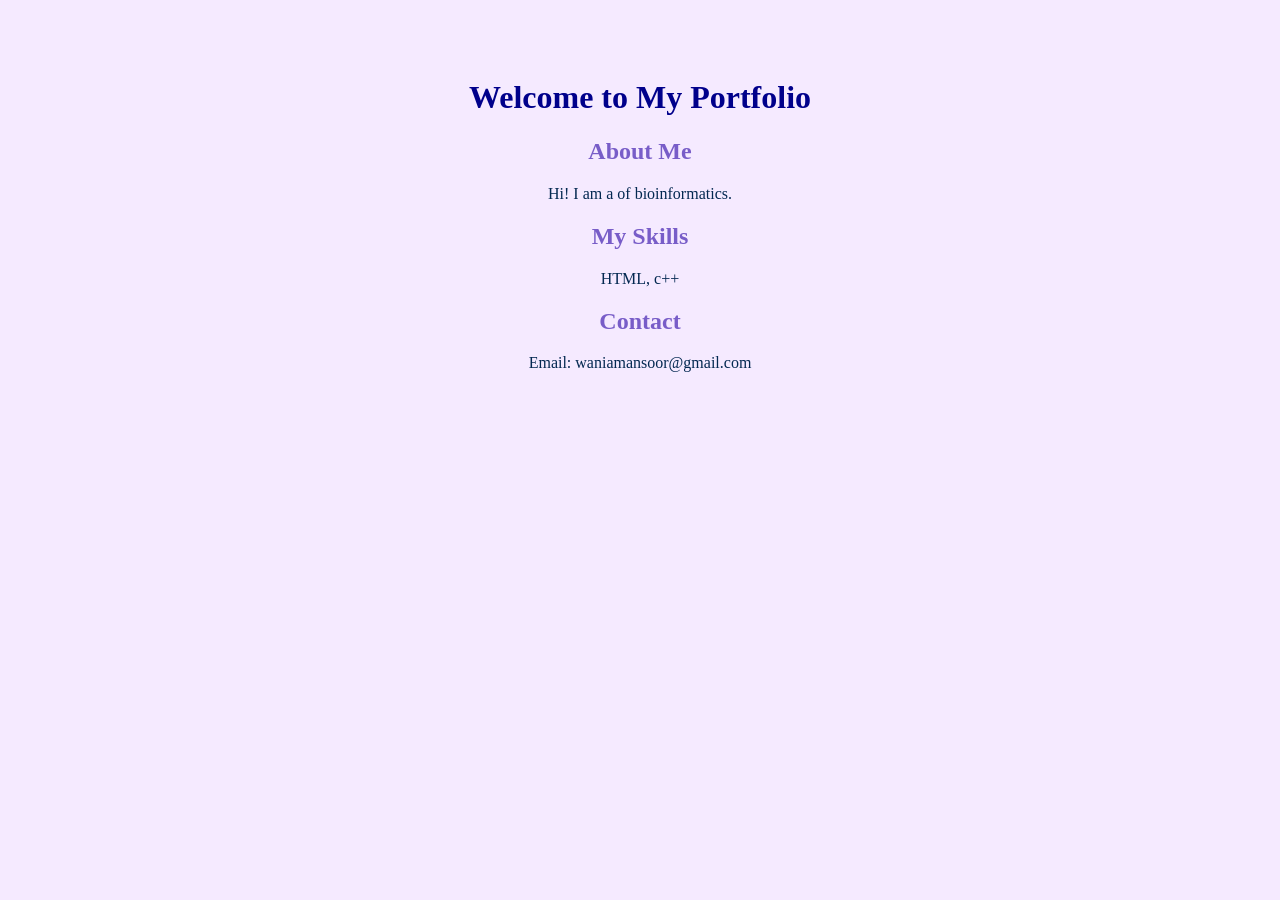
<file: index.html>
<!DOCTYPE html>
<html>
<head>
    <title>My Portfolio</title>
    <link rel="stylesheet" href="style.css">
</head>
<body>

    <h1>Welcome to My Portfolio</h1>

    <h2>About Me</h2>
    <p>Hi! I am a of bioinformatics.</p>

    <h2>My Skills</h2>
    <p>HTML, c++</p>

    <h2>Contact</h2>
    <p>Email: waniamansoor@gmail.com</p>

</body>
</html>
</file>
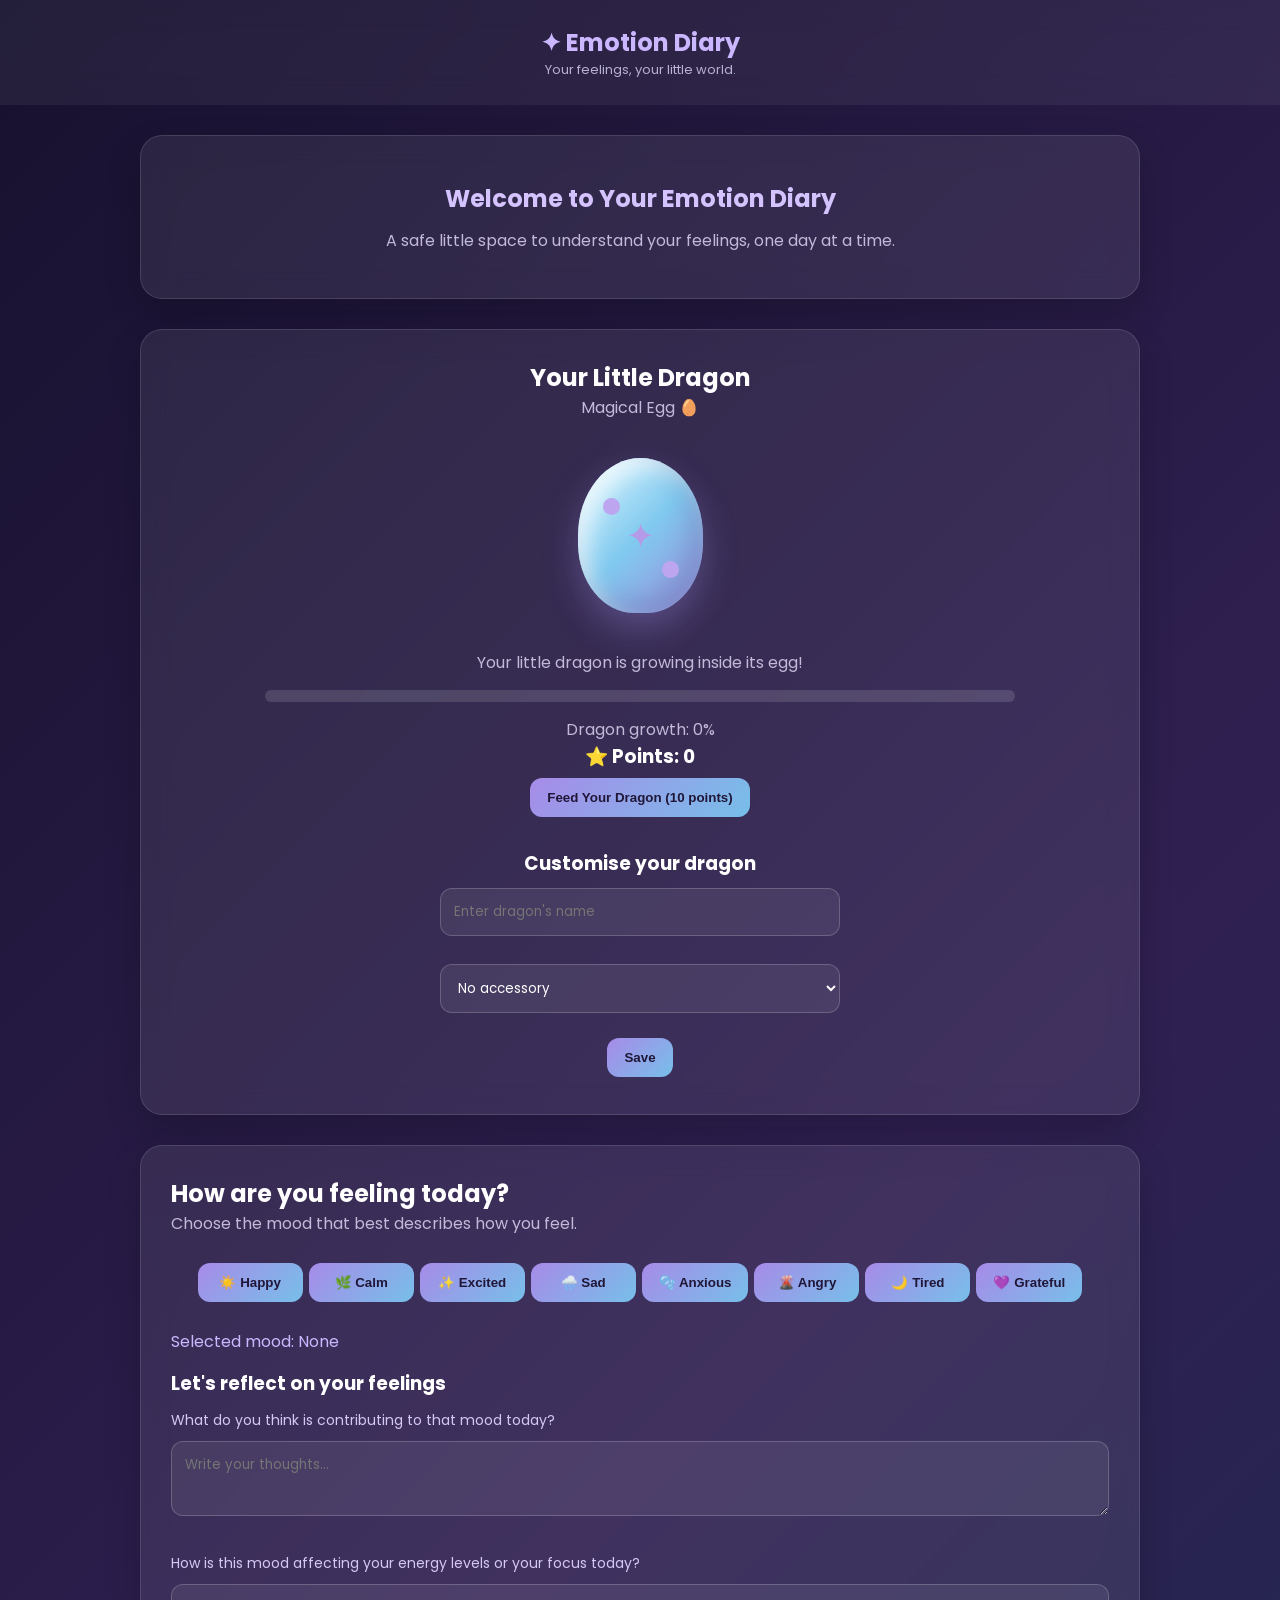
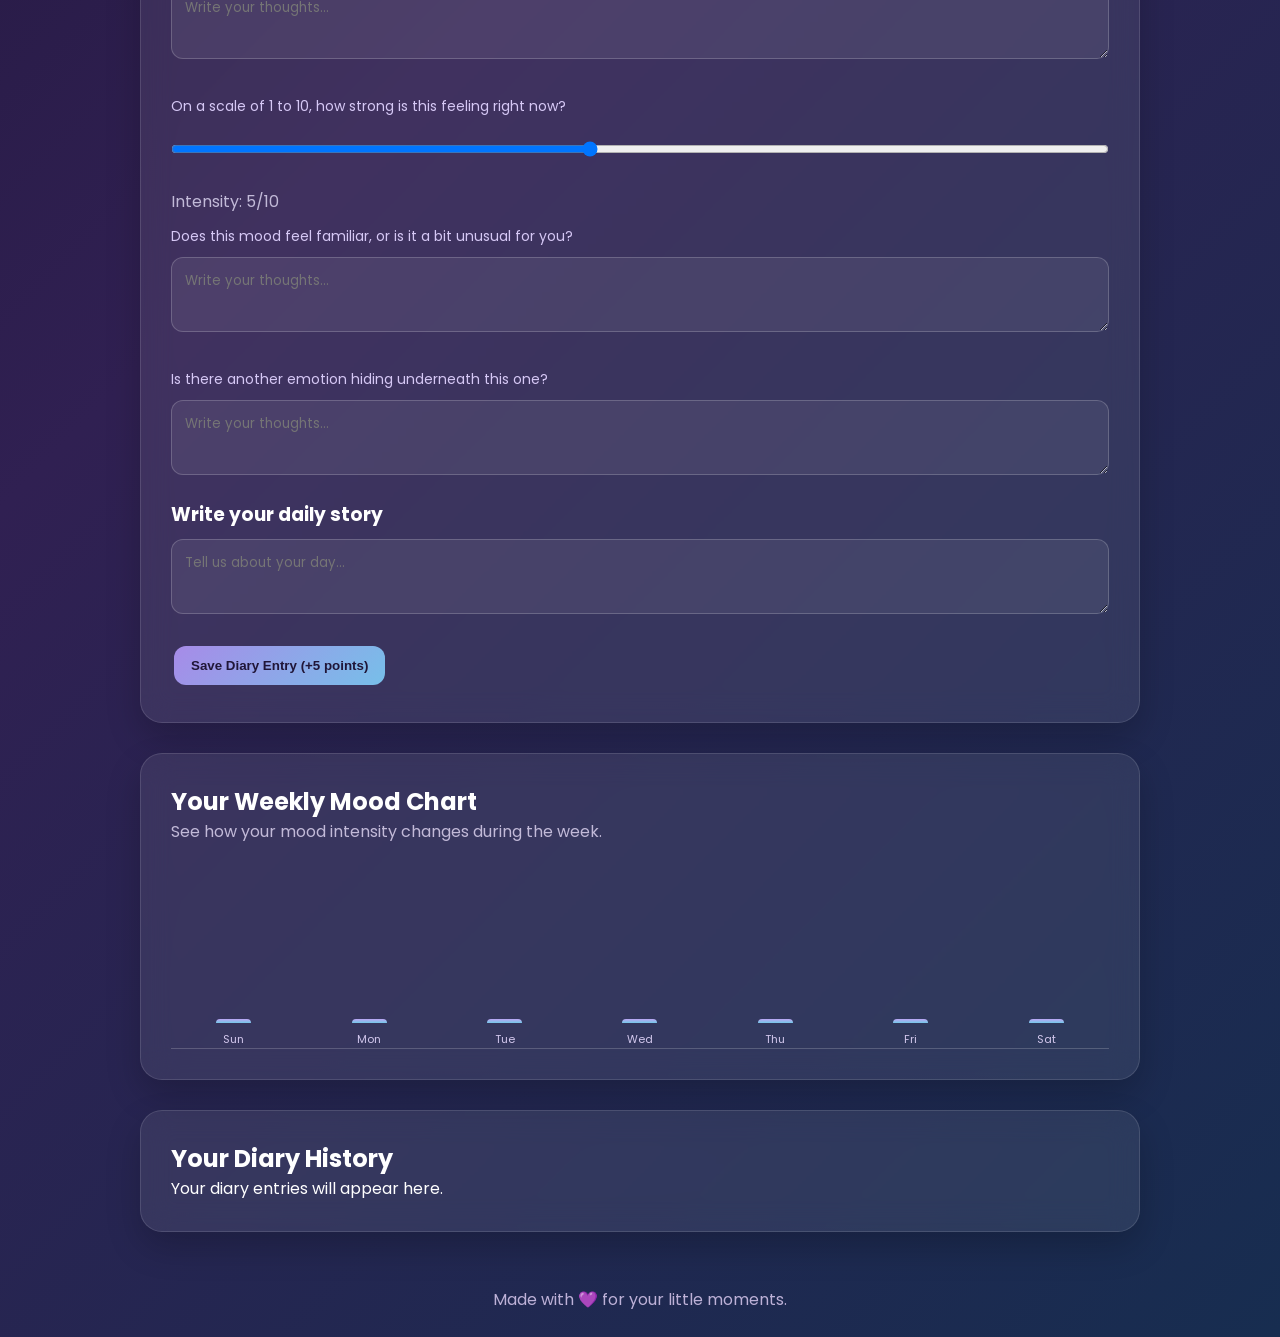
<file: emotion diary 2/index.html>
<!DOCTYPE html>
<html lang="en">
<head>
    <meta charset="UTF-8">
    <meta name="viewport" content="width=device-width, initial-scale=1.0">
    <title>Emotion Diary</title>
    <link rel="stylesheet" href="style.css">
</head>
<body>

<header>
    <h2>✦ Emotion Diary</h2>
    <p>Your feelings, your little world.</p>
</header>

<main>
    <section class="hero">
        <h1>Welcome to Your Emotion Diary</h1>
        <p>A safe little space to understand your feelings, one day at a time.</p>
    </section>

    <section class="pet-card">
        <h2 id="petName">Your Little Dragon</h2>
        <p id="petStage">Magical Egg 🥚</p>

        <div class="pet-area">
            <div id="egg" class="egg">
                <span>✦</span>
            </div>

            <div id="dragon" class="dragon hidden">
                🐉
            </div>
        </div>

        <p id="petMessage">A little dragon is growing inside!</p>

        <div class="progress">
            <div id="healthBar"></div>
        </div>

        <p>Dragon growth: <span id="health">0</span>%</p>
        <h3>⭐ Points: <span id="points">0</span></h3>

        <button onclick="feedPet()">Feed Your Dragon (10 points)</button>
        <p id="feedMessage"></p>

        <div class="customise">
            <h3>Customise your dragon</h3>
            <input id="nameInput" type="text" placeholder="Enter dragon's name">
            <select id="accessory">
                <option value="">No accessory</option>
                <option value="👑">Crown 👑</option>
                <option value="🌸">Flower 🌸</option>
                <option value="✨">Star ✨</option>
                <option value="💜">Purple charm 💜</option>
            </select>
            <button onclick="customisePet()">Save</button>
        </div>
    </section>

    <section class="diary-card">
        <h2>How are you feeling today?</h2>
        <p>Choose the mood that best describes how you feel.</p>

        <div class="moods">
            <button onclick="chooseMood('Happy')">☀️ Happy</button>
            <button onclick="chooseMood('Calm')">🌿 Calm</button>
            <button onclick="chooseMood('Excited')">✨ Excited</button>
            <button onclick="chooseMood('Sad')">🌧️ Sad</button>
            <button onclick="chooseMood('Anxious')">🫧 Anxious</button>
            <button onclick="chooseMood('Angry')">🌋 Angry</button>
            <button onclick="chooseMood('Tired')">🌙 Tired</button>
            <button onclick="chooseMood('Grateful')">💜 Grateful</button>
        </div>

        <p id="selectedMood">Selected mood: None</p>

        <h3>Let's reflect on your feelings</h3>

        <label>What do you think is contributing to that mood today?</label>
        <textarea id="q1" placeholder="Write your thoughts..."></textarea>

        <label>How is this mood affecting your energy levels or your focus today?</label>
        <textarea id="q2" placeholder="Write your thoughts..."></textarea>

        <label>On a scale of 1 to 10, how strong is this feeling right now?</label>
        <input type="range" id="intensity" min="1" max="10" value="5">
        <p>Intensity: <span id="intensityValue">5</span>/10</p>

        <label>Does this mood feel familiar, or is it a bit unusual for you?</label>
        <textarea id="q3" placeholder="Write your thoughts..."></textarea>

        <label>Is there another emotion hiding underneath this one?</label>
        <textarea id="q4" placeholder="Write your thoughts..."></textarea>

        <h3>Write your daily story</h3>
        <textarea id="story" placeholder="Tell us about your day..."></textarea>

        <button onclick="saveEntry()">Save Diary Entry (+5 points)</button>
        <p id="saveMessage"></p>
    </section>

    <section class="chart-card">
        <h2>Your Weekly Mood Chart</h2>
        <p>See how your mood intensity changes during the week.</p>
        <div id="weeklyChart" class="chart"></div>
    </section>

    <section class="history-card">
        <h2>Your Diary History</h2>
        <div id="history"></div>
    </section>
</main>

<footer>
    <p>Made with 💜 for your little moments.</p>
</footer>

<script src="script.js"></script>
</body>
</html>
</file>
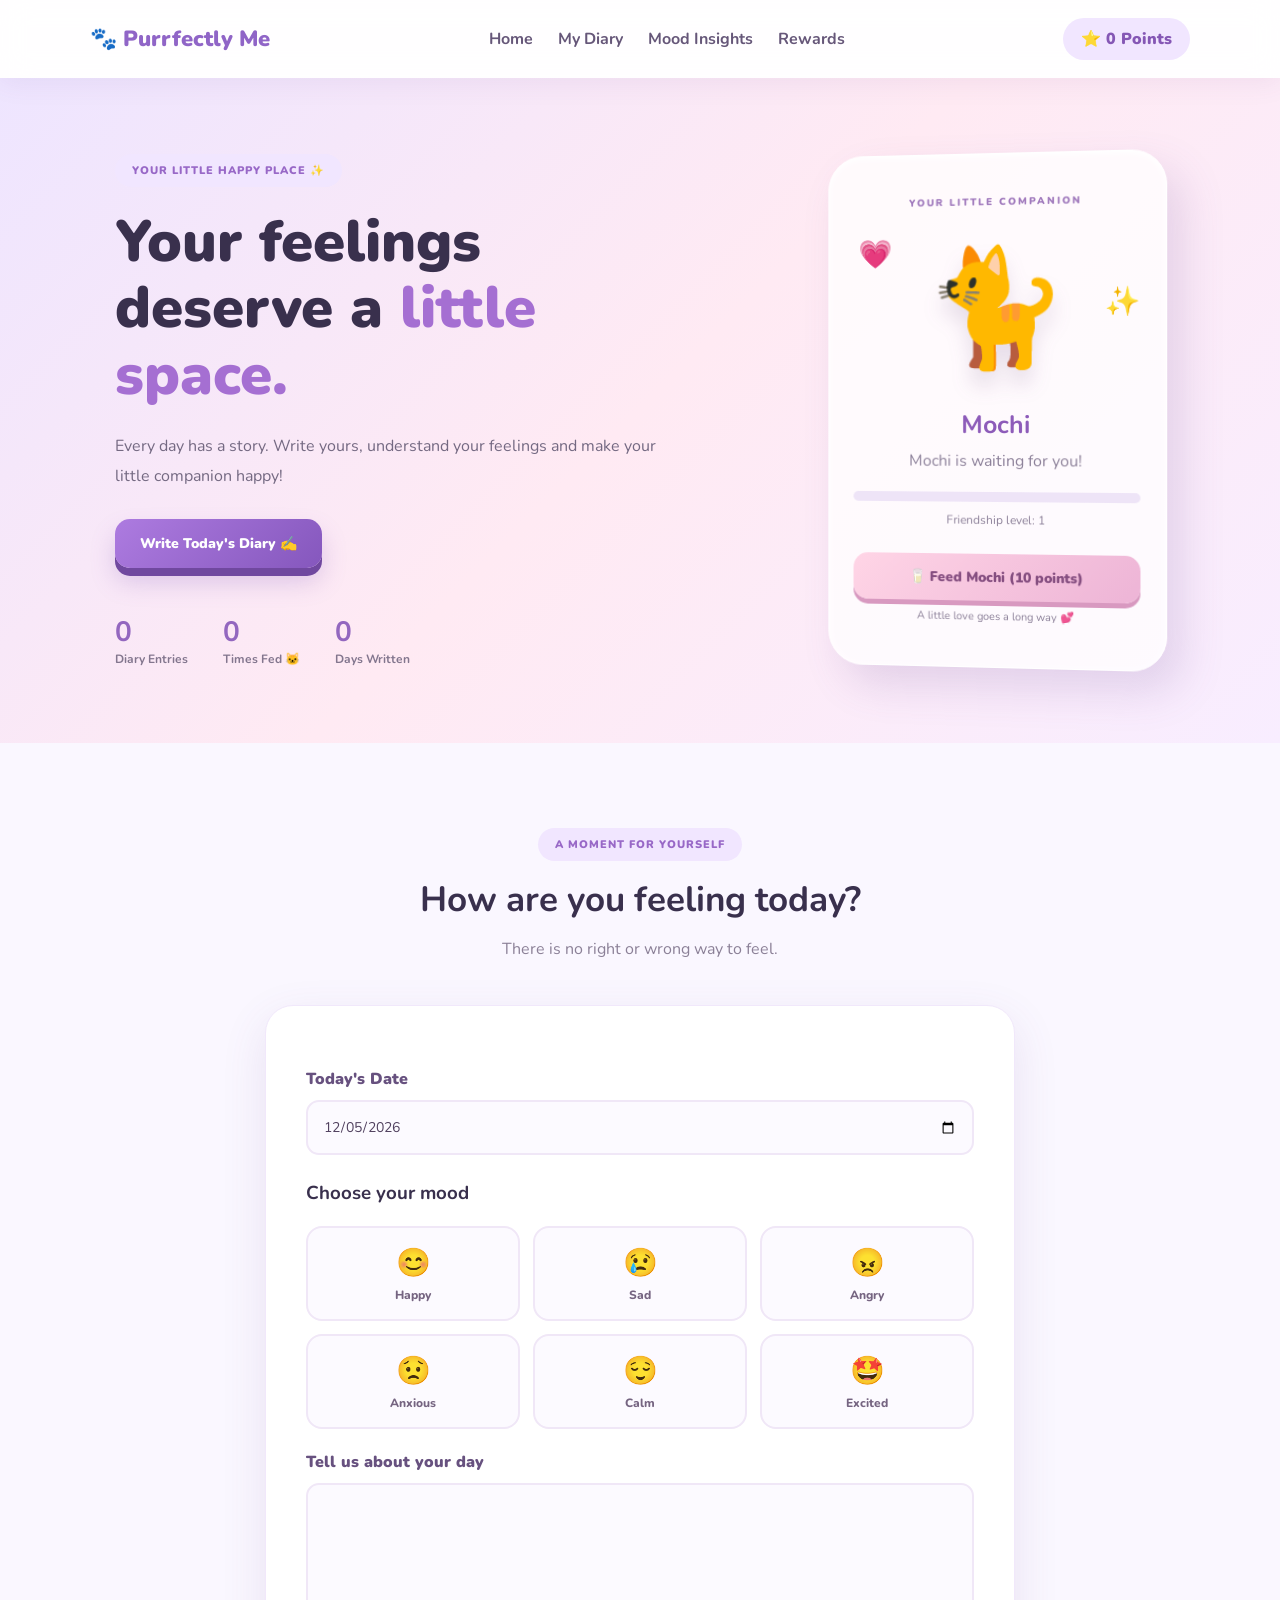
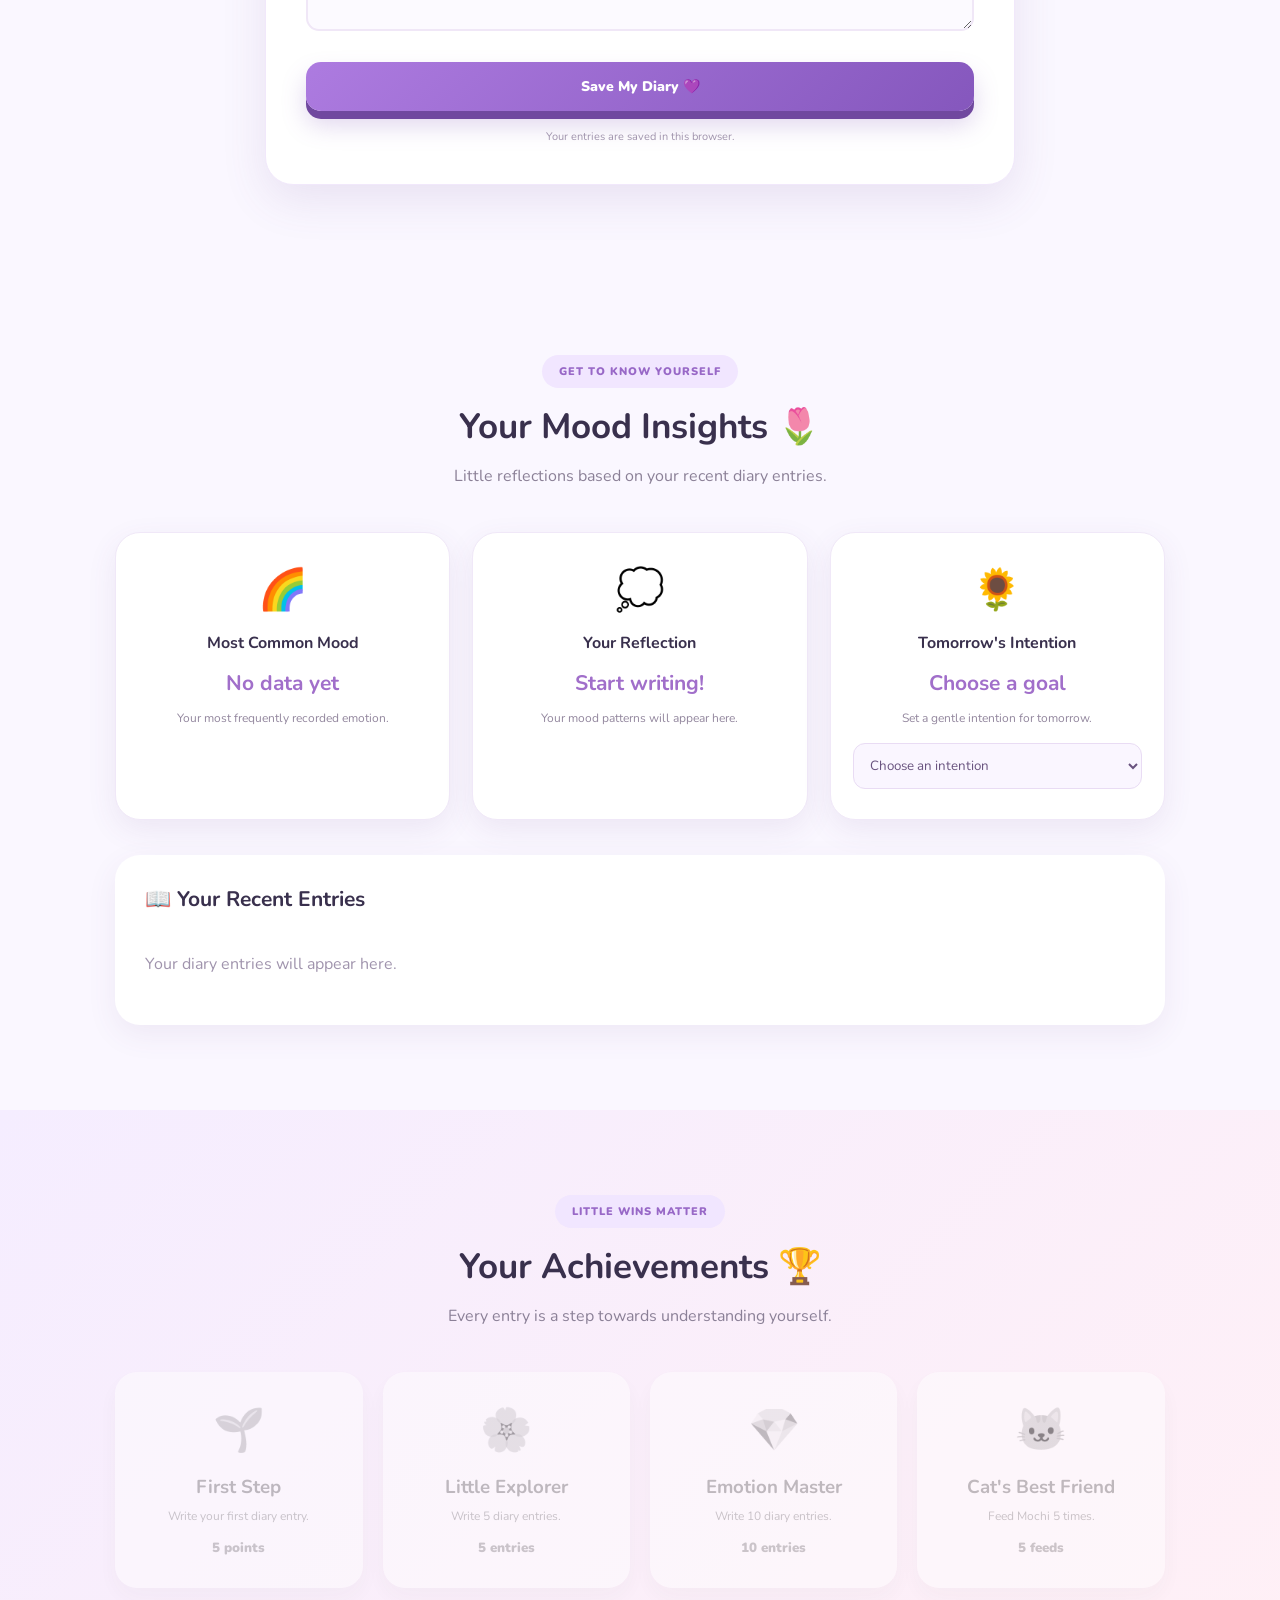
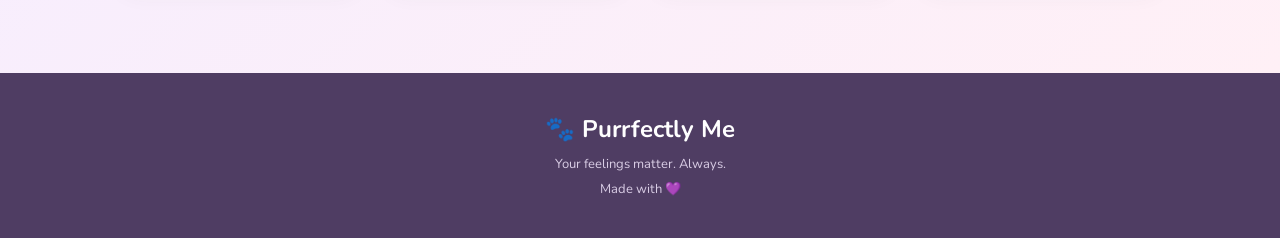
<file: emotion diary/index.html>
<!DOCTYPE html>
<html lang="en">
<head>
    <meta charset="UTF-8">
    <meta name="viewport" content="width=device-width, initial-scale=1.0">
    <title>Purrfectly Me | Emotion Diary</title>
    <link rel="stylesheet" href="style.css">
    <link href="https://fonts.googleapis.com/css2?family=Nunito:wght@400;500;600;700;800;900&display=swap" rel="stylesheet">
</head>

<body>

<header class="navbar">
    <div class="logo">🐾 Purrfectly Me</div>

    <nav>
        <a href="#home">Home</a>
        <a href="#diary">My Diary</a>
        <a href="#insights">Mood Insights</a>
        <a href="#rewards">Rewards</a>
    </nav>

    <div class="points">
        ⭐ <span id="points">0</span> Points
    </div>
</header>

<main>

    <!-- HOME SECTION -->
    <section class="hero" id="home">

        <div class="hero-text">
            <span class="tag">YOUR LITTLE HAPPY PLACE ✨</span>

            <h1>Your feelings<br>
                deserve a <span>little space.</span>
            </h1>

            <p>
                Every day has a story. Write yours, understand
                your feelings and make your little companion happy!
            </p>

            <a href="#diary" class="main-btn">Write Today's Diary ✍️</a>

            <div class="mini-stats">
                <div>
                    <h2 id="totalEntries">0</h2>
                    <p>Diary Entries</p>
                </div>

                <div>
                    <h2 id="totalFed">0</h2>
                    <p>Times Fed 🐱</p>
                </div>

                <div>
                    <h2 id="totalDays">0</h2>
                    <p>Days Written</p>
                </div>
            </div>
        </div>

        <!-- CAT CARD -->
        <div class="cat-card">

            <div class="floating-heart">💗</div>
            <div class="floating-star">✨</div>

            <span class="cat-label">YOUR LITTLE COMPANION</span>

            <div class="cat-character" id="cat">
                🐈
            </div>

            <h2 id="catName">Mochi</h2>

            <p id="catMessage">Mochi is waiting for you!</p>

            <div class="love-bar">
                <div id="loveProgress"></div>
            </div>

            <p class="love-text">
                Friendship level: <span id="loveLevel">1</span>
            </p>

            <button class="feed-btn" onclick="feedCat()">
                🥛 Feed Mochi (10 points)
            </button>

            <p class="cat-note">A little love goes a long way 💕</p>

        </div>

    </section>


    <!-- DIARY SECTION -->
    <section class="section" id="diary">

        <div class="section-heading">
            <span class="tag">A MOMENT FOR YOURSELF</span>
            <h1>How are you feeling today?</h1>
            <p>There is no right or wrong way to feel.</p>
        </div>

        <div class="diary-card">

            <label for="entryDate">Today's Date</label>
            <input type="date" id="entryDate">

            <h3>Choose your mood</h3>

            <div class="mood-options">

                <button class="mood" data-mood="Happy" onclick="selectMood(this)">
                    😊 <span>Happy</span>
                </button>

                <button class="mood" data-mood="Sad" onclick="selectMood(this)">
                    😢 <span>Sad</span>
                </button>

                <button class="mood" data-mood="Angry" onclick="selectMood(this)">
                    😠 <span>Angry</span>
                </button>

                <button class="mood" data-mood="Anxious" onclick="selectMood(this)">
                    😟 <span>Anxious</span>
                </button>

                <button class="mood" data-mood="Calm" onclick="selectMood(this)">
                    😌 <span>Calm</span>
                </button>

                <button class="mood" data-mood="Excited" onclick="selectMood(this)">
                    🤩 <span>Excited</span>
                </button>

            </div>

            <label for="story">Tell us about your day</label>

            <textarea
                id="story"
                placeholder="What happened today? Write anything you want..."
                rows="6">
            </textarea>

            <button class="main-btn save-btn" onclick="saveEntry()">
                Save My Diary 💜
            </button>

            <p class="small-note">
                Your entries are saved in this browser.
            </p>

        </div>

    </section>


    <!-- MOOD INSIGHTS -->
    <section class="section" id="insights">

        <div class="section-heading">
            <span class="tag">GET TO KNOW YOURSELF</span>
            <h1>Your Mood Insights 🌷</h1>
            <p>Little reflections based on your recent diary entries.</p>
        </div>

        <div class="insight-grid">

            <div class="insight-card">
                <span>🌈</span>
                <h3>Most Common Mood</h3>
                <h2 id="commonMood">No data yet</h2>
                <p>Your most frequently recorded emotion.</p>
            </div>

            <div class="insight-card">
                <span>💭</span>
                <h3>Your Reflection</h3>
                <h2 id="moodInsight">Start writing!</h2>
                <p id="insightDescription">
                    Your mood patterns will appear here.
                </p>
            </div>

            <div class="insight-card">
                <span>🌻</span>
                <h3>Tomorrow's Intention</h3>
                <h2 id="tomorrowMood">Choose a goal</h2>
                <p>Set a gentle intention for tomorrow.</p>
                <select id="intention" onchange="saveIntention()">
                    <option value="">Choose an intention</option>
                    <option>Stay positive</option>
                    <option>Take things slowly</option>
                    <option>Make time for myself</option>
                    <option>Try something new</option>
                    <option>Be kind to myself</option>
                </select>
            </div>

        </div>

        <div class="history-card">
            <h2>📖 Your Recent Entries</h2>
            <div id="history">
                <p class="empty">Your diary entries will appear here.</p>
            </div>
        </div>

    </section>


    <!-- REWARDS SECTION -->
    <section class="section rewards-section" id="rewards">

        <div class="section-heading">
            <span class="tag">LITTLE WINS MATTER</span>
            <h1>Your Achievements 🏆</h1>
            <p>Every entry is a step towards understanding yourself.</p>
        </div>

        <div class="reward-grid">

            <div class="reward-card" id="badge1">
                <span>🌱</span>
                <h3>First Step</h3>
                <p>Write your first diary entry.</p>
                <small>5 points</small>
            </div>

            <div class="reward-card" id="badge2">
                <span>🌸</span>
                <h3>Little Explorer</h3>
                <p>Write 5 diary entries.</p>
                <small>5 entries</small>
            </div>

            <div class="reward-card" id="badge3">
                <span>💎</span>
                <h3>Emotion Master</h3>
                <p>Write 10 diary entries.</p>
                <small>10 entries</small>
            </div>

            <div class="reward-card" id="badge4">
                <span>🐱</span>
                <h3>Cat's Best Friend</h3>
                <p>Feed Mochi 5 times.</p>
                <small>5 feeds</small>
            </div>

        </div>

    </section>

</main>


<footer>
    <h2>🐾 Purrfectly Me</h2>
    <p>Your feelings matter. Always.</p>
    <p>Made with 💜</p>
</footer>

<script src="script.js"></script>

</body>
</html>
</file>
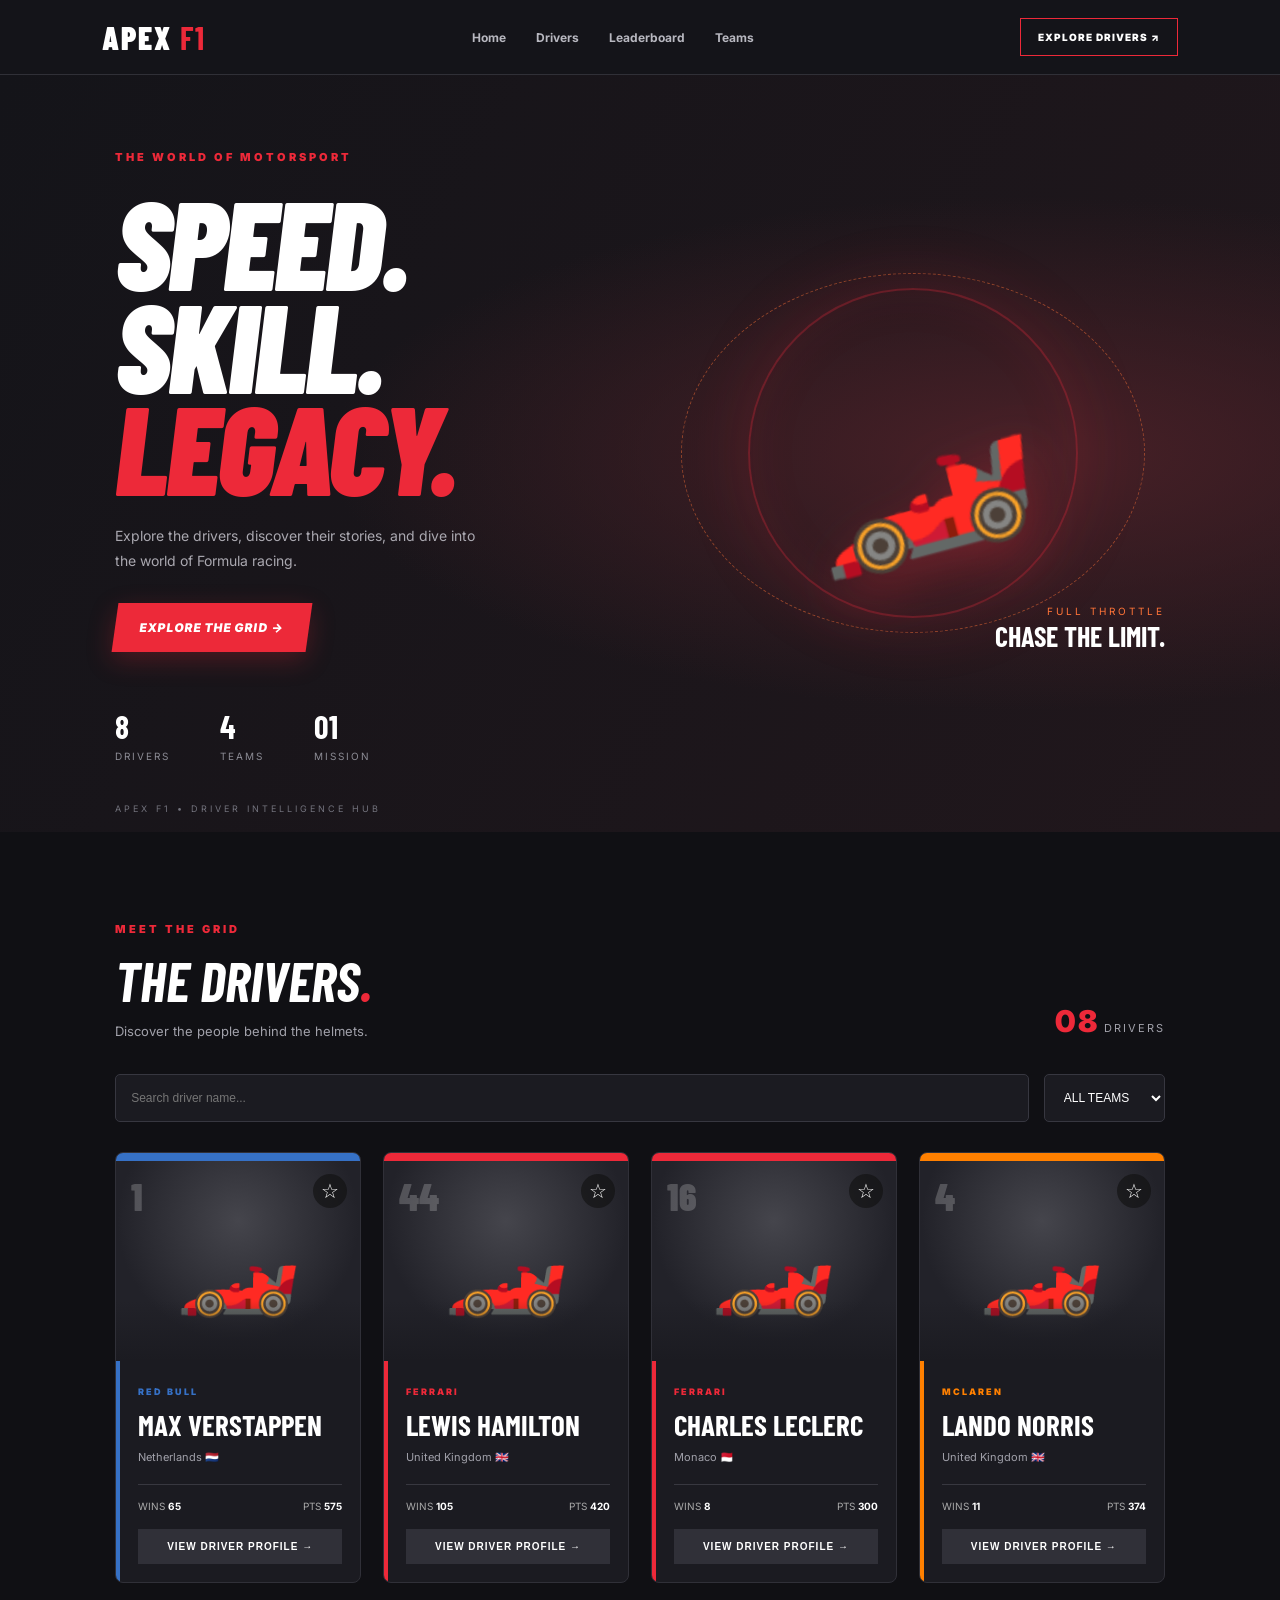
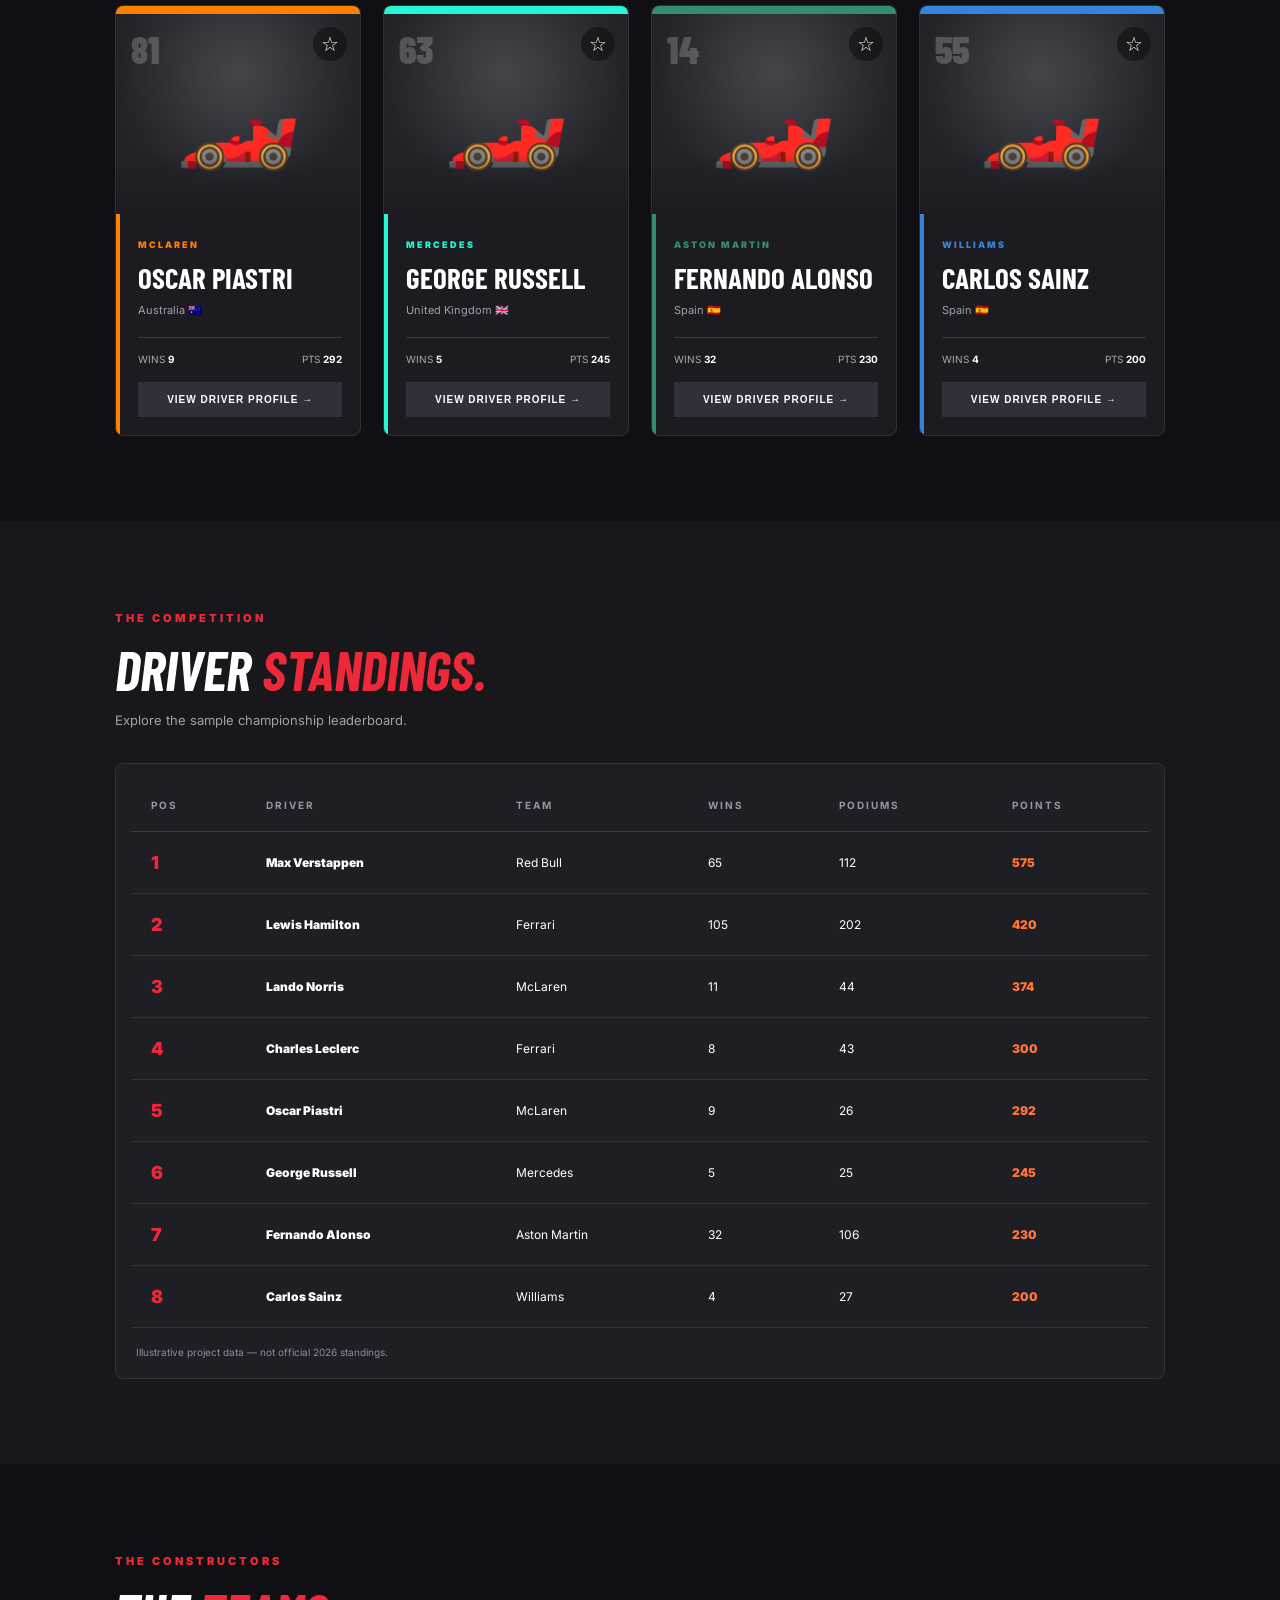
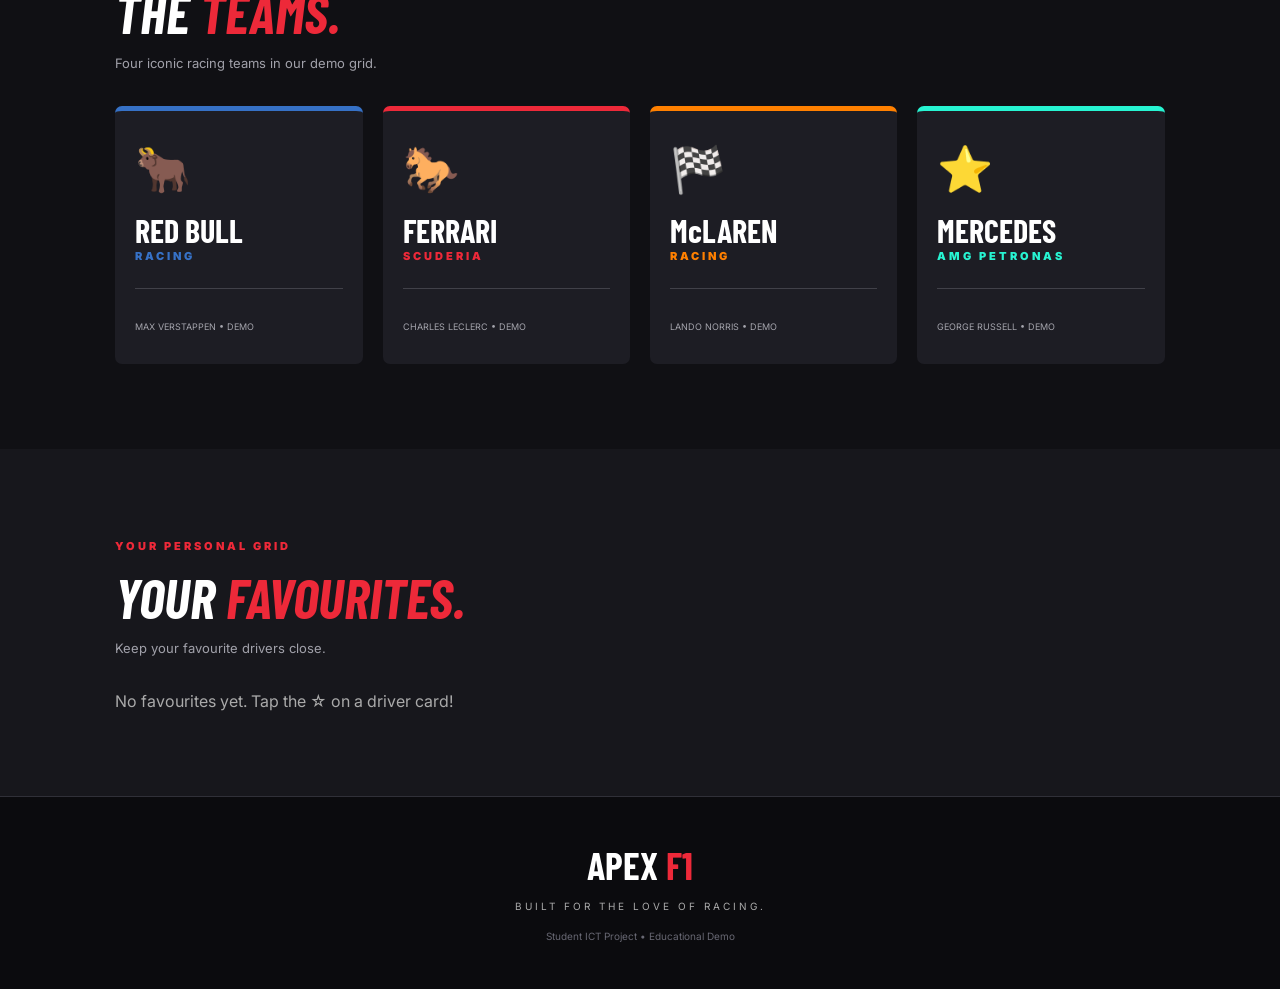
<file: ict project f1/index.html>
<!DOCTYPE html>
<html lang="en">
<head>
    <meta charset="UTF-8">
    <meta name="viewport" content="width=device-width, initial-scale=1.0">
    <title>APEX F1 | Drivers Hub</title>
    <link rel="stylesheet" href="style.css">
    <link href="https://fonts.googleapis.com/css2?family=Barlow+Condensed:wght@400;500;600;700;800;900&family=Inter:wght@400;500;600;700;800&display=swap" rel="stylesheet">
</head>

<body>

<header class="navbar">
    <a href="#home" class="logo">
        <span>APEX</span> <b>F1</b>
    </a>

    <nav>
        <a href="#home">Home</a>
        <a href="#drivers">Drivers</a>
        <a href="#leaderboard">Leaderboard</a>
        <a href="#teams">Teams</a>
    </nav>

    <a href="#drivers" class="nav-btn">EXPLORE DRIVERS ↗</a>
</header>


<!-- HERO -->

<section class="hero" id="home">

    <div class="hero-content">
        <span class="eyebrow">THE WORLD OF MOTORSPORT</span>

        <h1>
            SPEED.<br>
            SKILL.<br>
            <span>LEGACY.</span>
        </h1>

        <p>
            Explore the drivers, discover their stories,
            and dive into the world of Formula racing.
        </p>

        <a href="#drivers" class="primary-btn">
            EXPLORE THE GRID →
        </a>

        <div class="hero-stats">
            <div>
                <h2 id="driverCount">8</h2>
                <p>DRIVERS</p>
            </div>

            <div>
                <h2>4</h2>
                <p>TEAMS</p>
            </div>

            <div>
                <h2>01</h2>
                <p>MISSION</p>
            </div>
        </div>
    </div>

    <div class="hero-visual">
        <div class="speed-circle"></div>
        <div class="hero-car">🏎️</div>
        <div class="hero-caption">
            <span>FULL THROTTLE</span>
            <h2>CHASE THE LIMIT.</h2>
        </div>
    </div>

    <div class="hero-bottom">APEX F1 • DRIVER INTELLIGENCE HUB</div>

</section>


<!-- DRIVER SECTION -->

<section class="section" id="drivers">

    <div class="section-title">
        <div>
            <span class="eyebrow">MEET THE GRID</span>
            <h1>THE DRIVERS<span>.</span></h1>
            <p>Discover the people behind the helmets.</p>
        </div>

        <div class="driver-total">
            <span id="visibleCount">08</span> DRIVERS
        </div>
    </div>


    <!-- SEARCH -->

    <div class="filter-bar">

        <input
            type="text"
            id="searchInput"
            placeholder="Search driver name..."
            oninput="filterDrivers()"
        >

        <select id="teamFilter" onchange="filterDrivers()">
            <option value="All">ALL TEAMS</option>
            <option value="Red Bull">RED BULL</option>
            <option value="Ferrari">FERRARI</option>
            <option value="McLaren">McLAREN</option>
            <option value="Mercedes">MERCEDES</option>
        </select>

    </div>


    <!-- DRIVER CARDS -->

    <div class="driver-grid" id="driverGrid"></div>

    <p class="no-results" id="noResults">
        No drivers found. Try another search.
    </p>

</section>


<!-- LEADERBOARD -->

<section class="section leaderboard-section" id="leaderboard">

    <div class="section-title">
        <div>
            <span class="eyebrow">THE COMPETITION</span>
            <h1>DRIVER <span>STANDINGS.</span></h1>
            <p>Explore the sample championship leaderboard.</p>
        </div>
    </div>

    <div class="table-wrapper">

        <table>

            <thead>
                <tr>
                    <th>POS</th>
                    <th>DRIVER</th>
                    <th>TEAM</th>
                    <th>WINS</th>
                    <th>PODIUMS</th>
                    <th>POINTS</th>
                </tr>
            </thead>

            <tbody id="leaderboardBody"></tbody>

        </table>

        <p class="data-note">
            Illustrative project data — not official 2026 standings.
        </p>

    </div>

</section>


<!-- TEAMS -->

<section class="section" id="teams">

    <div class="section-title">
        <div>
            <span class="eyebrow">THE CONSTRUCTORS</span>
            <h1>THE <span>TEAMS.</span></h1>
            <p>Four iconic racing teams in our demo grid.</p>
        </div>
    </div>

    <div class="team-grid">

        <div class="team-card redbull">
            <div class="team-icon">🐂</div>
            <h2>RED BULL</h2>
            <p>RACING</p>
            <div class="team-line"></div>
            <small>MAX VERSTAPPEN • DEMO</small>
        </div>

        <div class="team-card ferrari">
            <div class="team-icon">🐎</div>
            <h2>FERRARI</h2>
            <p>SCUDERIA</p>
            <div class="team-line"></div>
            <small>CHARLES LECLERC • DEMO</small>
        </div>

        <div class="team-card mclaren">
            <div class="team-icon">🏁</div>
            <h2>McLAREN</h2>
            <p>RACING</p>
            <div class="team-line"></div>
            <small>LANDO NORRIS • DEMO</small>
        </div>

        <div class="team-card mercedes">
            <div class="team-icon">⭐</div>
            <h2>MERCEDES</h2>
            <p>AMG PETRONAS</p>
            <div class="team-line"></div>
            <small>GEORGE RUSSELL • DEMO</small>
        </div>

    </div>

</section>


<!-- FAVOURITES -->

<section class="section favourites-section">

    <div class="section-title">
        <div>
            <span class="eyebrow">YOUR PERSONAL GRID</span>
            <h1>YOUR <span>FAVOURITES.</span></h1>
            <p>Keep your favourite drivers close.</p>
        </div>
    </div>

    <div id="favourites" class="favourites-box">
        <p>No favourites yet. Tap the ☆ on a driver card!</p>
    </div>

</section>


<!-- DRIVER PROFILE POPUP -->

<div class="modal" id="driverModal">

    <div class="modal-content">

        <button class="close-btn" onclick="closeModal()">✕</button>

        <div id="modalDetails"></div>

    </div>

</div>


<footer>
    <h2>APEX <span>F1</span></h2>
    <p>BUILT FOR THE LOVE OF RACING.</p>
    <small>Student ICT Project • Educational Demo</small>
</footer>


<script src="script.js"></script>

</body>
</html>
</file>
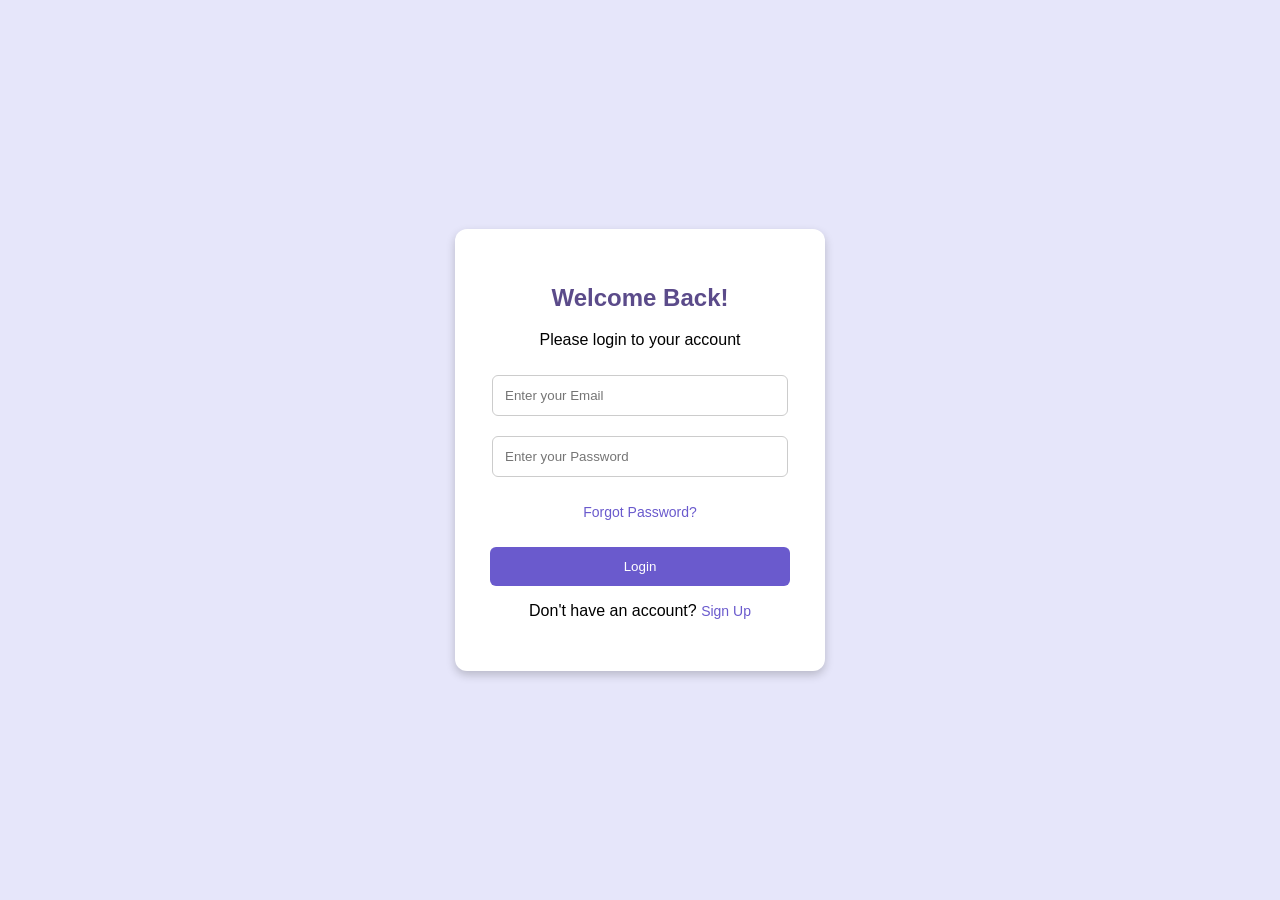
<file: pf project/index.html>
<!DOCTYPE html>
<html>
<head>
    <title>Login Page</title>

    <style>
        body {
            font-family: Arial, sans-serif;
            background-color: #e6e6fa;
            display: flex;
            justify-content: center;
            align-items: center;
            height: 100vh;
            margin: 0;
        }

        .login-box {
            background-color: white;
            padding: 35px;
            width: 300px;
            border-radius: 12px;
            text-align: center;
            box-shadow: 0 4px 10px rgba(0,0,0,0.2);
        }

        h2 {
            color: #5b4b8a;
        }

        input {
            width: 90%;
            padding: 12px;
            margin: 10px 0;
            border: 1px solid #ccc;
            border-radius: 6px;
        }

        button {
            width: 100%;
            padding: 12px;
            background-color: #6a5acd;
            color: white;
            border: none;
            border-radius: 6px;
            cursor: pointer;
            margin-top: 10px;
        }

        button:hover {
            background-color: #483d8b;
        }

        a {
            color: #6a5acd;
            text-decoration: none;
            font-size: 14px;
        }
    </style>
</head>

<body>

    <div class="login-box">

        <h2>Welcome Back!</h2>
        <p>Please login to your account</p>

        <form>
            <input type="email" placeholder="Enter your Email" required>

            <input type="password" placeholder="Enter your Password" required>

            <p><a href="#">Forgot Password?</a></p>

            <button type="submit">Login</button>
        </form>

        <p>Don't have an account? <a href="#">Sign Up</a></p>

    </div>

</body>
</html>
</file>
<file: style.css>
body {
    background-color: #f5eaff;
    font-family: 'Times New Roman', Times, serif, sans-serif;
    text-align: center;
    padding: 50px;
}

h1 {
    color: darkblue;
}

h2 {
    color: #785dc8;
}

p {
    color: #032851;
    font-size: 16px;
}
</file>
<file: emotion diary 2/style.css>
@import url('https://fonts.googleapis.com/css2?family=Poppins:wght@400;500;600;700&display=swap');

* {
    margin: 0;
    padding: 0;
    box-sizing: border-box;
}

body {
    font-family: 'Poppins', sans-serif;
    background: linear-gradient(135deg, #17112e, #302052, #172d50);
    color: white;
    min-height: 100vh;
}

header {
    padding: 25px;
    text-align: center;
    background: rgba(255,255,255,0.06);
    backdrop-filter: blur(15px);
}

header h2 {
    color: #cbb7ff;
}

header p {
    color: #b9b1d4;
    font-size: 13px;
}

main {
    width: 90%;
    max-width: 1000px;
    margin: auto;
}

section {
    margin: 30px 0;
    padding: 30px;
    border-radius: 22px;
    background: rgba(255,255,255,0.08);
    border: 1px solid rgba(255,255,255,0.12);
    box-shadow: 0 15px 35px rgba(0,0,0,0.2);
    backdrop-filter: blur(15px);
}

.hero {
    text-align: center;
    padding: 45px 20px;
}

.hero h1 {
    color: #d4c3ff;
    margin-bottom: 12px;
}

.hero p, section p {
    color: #c2bad8;
}

.pet-card {
    text-align: center;
}

.pet-area {
    height: 190px;
    display: flex;
    justify-content: center;
    align-items: center;
    margin: 20px;
}

.egg {
    width: 125px;
    height: 155px;
    border-radius: 50% 50% 45% 45%;
    background: linear-gradient(135deg, #e3faff, #80c9ef, #9e8cdd);
    box-shadow: inset -12px -12px 25px #536aa355,
                inset 10px 10px 20px #ffffffaa,
                0 15px 35px #9b8ee855;
    display: grid;
    place-items: center;
    color: #b59ae8;
    font-size: 35px;
    animation: float 3s infinite ease-in-out;
    position: relative;
}

.egg::before, .egg::after {
    content: "";
    position: absolute;
    width: 17px;
    height: 17px;
    border-radius: 50%;
    background: #bda5ef;
}

.egg::before {
    top: 40px;
    left: 25px;
}

.egg::after {
    bottom: 35px;
    right: 24px;
}

.dragon {
    font-size: 115px;
    filter: drop-shadow(0 12px 12px #9c8ce888);
    animation: float 3s infinite ease-in-out;
}

.hidden {
    display: none;
}

@keyframes float {
    0%, 100% { transform: translateY(0); }
    50% { transform: translateY(-12px); }
}

.progress {
    width: 80%;
    height: 12px;
    margin: 15px auto;
    background: #ffffff22;
    border-radius: 20px;
    overflow: hidden;
}

#healthBar {
    height: 100%;
    width: 0%;
    background: linear-gradient(90deg, #8bdcf3, #b99bf3);
    transition: width 0.5s;
}

button {
    border: none;
    border-radius: 12px;
    padding: 12px 17px;
    margin: 7px 3px;
    background: linear-gradient(135deg, #a78be8, #77bfe9);
    color: #201638;
    font-weight: 600;
    cursor: pointer;
    transition: 0.3s;
}

button:hover {
    transform: translateY(-3px);
    box-shadow: 0 7px 18px #a58ce655;
}

input, textarea, select {
    width: 100%;
    padding: 13px;
    margin: 10px 0 18px;
    border: 1px solid #ffffff30;
    border-radius: 12px;
    background: #ffffff12;
    color: white;
    font-family: inherit;
    outline: none;
}

input:focus, textarea:focus, select:focus {
    border-color: #bca4f2;
}

textarea {
    min-height: 75px;
    resize: vertical;
}

select option {
    background: #302052;
}

label {
    display: block;
    color: #d6c8f5;
    font-size: 14px;
    margin-top: 12px;
}

.moods {
    display: flex;
    flex-wrap: wrap;
    justify-content: center;
    margin: 20px 0;
}

.moods button {
    min-width: 105px;
}

#selectedMood {
    color: #cbb7ff;
    margin: 15px 0;
}

.customise {
    max-width: 400px;
    margin: 25px auto 0;
}

.chart {
    height: 180px;
    display: flex;
    align-items: end;
    justify-content: space-around;
    gap: 10px;
    margin-top: 25px;
    border-bottom: 1px solid #ffffff30;
}

.chart-column {
    flex: 1;
    text-align: center;
    font-size: 11px;
    color: #d2c7ec;
}

.chart-bar {
    width: 65%;
    max-width: 35px;
    margin: 0 auto 8px;
    border-radius: 8px 8px 0 0;
    background: linear-gradient(#bda4f4, #75c9e9);
    min-height: 4px;
    transition: height 0.4s;
}

.entry {
    padding: 15px;
    margin-top: 12px;
    border-radius: 12px;
    background: #ffffff0c;
    border: 1px solid #ffffff15;
}

.entry h3 {
    color: #cbb7ff;
    margin-bottom: 6px;
}

.entry p {
    margin: 6px 0;
    overflow-wrap: anywhere;
}

footer {
    text-align: center;
    padding: 25px;
    color: #bdb1d7;
}

@media (max-width: 600px) {
    main {
        width: 94%;
    }

    section {
        padding: 20px;
    }

    .hero h1 {
        font-size: 25px;
    }
}
</file>
<file: emotion diary/style.css>
* {
    margin: 0;
    padding: 0;
    box-sizing: border-box;
    font-family: 'Nunito', sans-serif;
}

html {
    scroll-behavior: smooth;
}

body {
    background: #faf7ff;
    color: #39304d;
}

.navbar {
    position: sticky;
    top: 0;
    z-index: 100;
    background: rgba(255,255,255,0.88);
    backdrop-filter: blur(15px);
    display: flex;
    justify-content: space-between;
    align-items: center;
    padding: 18px 7%;
    box-shadow: 0 5px 25px rgba(100,70,140,0.08);
}

.logo {
    font-size: 22px;
    font-weight: 900;
    color: #9065c7;
}

nav {
    display: flex;
    gap: 25px;
}

nav a {
    text-decoration: none;
    color: #665779;
    font-weight: 700;
    transition: 0.3s;
}

nav a:hover {
    color: #ad78dc;
}

.points {
    background: #f1e6ff;
    color: #8557b5;
    padding: 10px 18px;
    border-radius: 30px;
    font-weight: 900;
}

/* HERO */

.hero {
    min-height: 570px;
    padding: 75px 9%;
    display: flex;
    align-items: center;
    justify-content: space-between;
    gap: 45px;
    background: linear-gradient(135deg, #eee5ff, #ffeaf3, #f8edff);
}

.hero-text {
    max-width: 550px;
}

.tag {
    display: inline-block;
    color: #9868c7;
    background: #f1e6ff;
    border-radius: 30px;
    padding: 9px 17px;
    font-size: 11px;
    font-weight: 900;
    letter-spacing: 1px;
}

.hero h1 {
    font-size: clamp(38px, 5vw, 58px);
    line-height: 1.15;
    margin: 22px 0;
    font-weight: 900;
}

.hero h1 span {
    color: #a56fd2;
}

.hero-text > p {
    color: #746982;
    font-size: 16px;
    line-height: 1.9;
    margin-bottom: 28px;
}

.main-btn {
    display: inline-block;
    border: none;
    text-decoration: none;
    background: linear-gradient(135deg, #ad7be0, #8557bd);
    color: white;
    padding: 15px 25px;
    border-radius: 15px;
    font-weight: 900;
    font-size: 14px;
    cursor: pointer;
    box-shadow: 0 8px 0 #70489f,
                0 14px 25px rgba(133,87,189,0.25);
    transition: 0.2s;
}

.main-btn:hover {
    transform: translateY(-4px);
    box-shadow: 0 11px 0 #70489f,
                0 17px 25px rgba(133,87,189,0.2);
}

.main-btn:active {
    transform: translateY(4px);
    box-shadow: 0 3px 0 #70489f;
}

.mini-stats {
    display: flex;
    gap: 35px;
    margin-top: 45px;
}

.mini-stats h2 {
    color: #9367bf;
    font-size: 28px;
}

.mini-stats p {
    color: #83768e;
    font-size: 12px;
    font-weight: 700;
}


/* CAT CARD */

.cat-card {
    position: relative;
    width: 340px;
    min-width: 280px;
    text-align: center;
    padding: 35px 25px;
    background: rgba(255,255,255,0.75);
    border: 1px solid white;
    border-radius: 35px;
    box-shadow: 15px 20px 40px rgba(112,75,153,0.17),
                inset 0 2px 5px white;
    transform: perspective(900px) rotateY(-5deg);
    transition: 0.4s;
}

.cat-card:hover {
    transform: perspective(900px) rotateY(0deg) translateY(-8px);
}

.cat-label {
    font-size: 10px;
    color: #a17abd;
    font-weight: 900;
    letter-spacing: 2px;
}

.cat-character {
    font-size: 115px;
    margin: 20px 0;
    filter: drop-shadow(0 15px 10px rgba(100,60,120,0.15));
    animation: floatCat 3s ease-in-out infinite;
}

@keyframes floatCat {
    0%, 100% { transform: translateY(0) rotate(-3deg); }
    50% { transform: translateY(-15px) rotate(3deg); }
}

.cat-card h2 {
    color: #8d5bb9;
    font-size: 25px;
}

.cat-card > p {
    color: #8c8099;
    margin: 8px 0;
}

.floating-heart,
.floating-star {
    position: absolute;
    font-size: 28px;
    animation: floatCat 3s infinite;
}

.floating-heart {
    top: 80px;
    left: 30px;
}

.floating-star {
    top: 130px;
    right: 25px;
}

.love-bar {
    background: #eee4f7;
    height: 10px;
    border-radius: 20px;
    margin: 20px 0 10px;
    overflow: hidden;
}

#loveProgress {
    background: linear-gradient(90deg, #d99bdf, #a779df);
    height: 100%;
    width: 0%;
    border-radius: 20px;
    transition: 0.5s;
}

.love-text {
    font-size: 12px;
}

.feed-btn {
    width: 100%;
    padding: 14px;
    margin-top: 18px;
    border: none;
    background: linear-gradient(135deg, #ffd5e6, #edb4d6);
    border-radius: 15px;
    color: #854e80;
    font-weight: 900;
    font-size: 14px;
    cursor: pointer;
    box-shadow: 0 5px 0 #d899c0;
    transition: 0.2s;
}

.feed-btn:hover {
    transform: translateY(-3px);
}

.cat-note {
    font-size: 11px;
}


/* GENERAL SECTIONS */

.section {
    padding: 85px 9%;
}

.section-heading {
    text-align: center;
    margin-bottom: 45px;
}

.section-heading h1 {
    font-size: 35px;
    margin: 15px 0;
}

.section-heading p {
    color: #8b8097;
}


/* DIARY FORM */

.diary-card {
    max-width: 750px;
    margin: auto;
    padding: 40px;
    border-radius: 28px;
    background: white;
    box-shadow: 0 15px 45px rgba(111,76,145,0.12);
    border: 1px solid #f1e8fb;
}

.diary-card label {
    display: block;
    font-weight: 900;
    margin: 22px 0 10px;
    color: #67517f;
}

.diary-card input,
.diary-card textarea {
    width: 100%;
    padding: 15px;
    border: 2px solid #f0e7f7;
    border-radius: 13px;
    outline: none;
    background: #fcfaff;
    color: #51415f;
    font-size: 14px;
    resize: vertical;
}

.diary-card input:focus,
.diary-card textarea:focus {
    border-color: #b78bdc;
}

.diary-card h3 {
    margin-top: 25px;
}

.mood-options {
    display: grid;
    grid-template-columns: repeat(3, 1fr);
    gap: 13px;
    margin: 20px 0;
}

.mood {
    border: 2px solid #f0e7f7;
    background: #fcfaff;
    border-radius: 16px;
    padding: 16px 5px;
    font-size: 28px;
    cursor: pointer;
    transition: 0.25s;
    display: flex;
    flex-direction: column;
    align-items: center;
    gap: 5px;
}

.mood span {
    font-size: 12px;
    color: #756481;
    font-weight: 800;
}

.mood:hover {
    transform: translateY(-5px);
    border-color: #c9a3eb;
}

.mood.active {
    background: #f1e5ff;
    border: 2px solid #a77ad3;
    box-shadow: 0 5px 15px rgba(150,105,190,0.15);
    transform: translateY(-3px);
}

.save-btn {
    margin-top: 25px;
    width: 100%;
}

.small-note {
    text-align: center;
    font-size: 11px;
    color: #a094ad;
    margin-top: 18px;
}


/* MOOD INSIGHTS */

.insight-grid {
    display: grid;
    grid-template-columns: repeat(3, 1fr);
    gap: 22px;
}

.insight-card {
    padding: 30px 22px;
    background: white;
    border-radius: 25px;
    text-align: center;
    box-shadow: 0 10px 30px rgba(100,70,130,0.09);
    border: 1px solid #f0e8f8;
    transition: 0.3s;
}

.insight-card:hover {
    transform: translateY(-8px);
}

.insight-card > span {
    font-size: 40px;
}

.insight-card h3 {
    margin: 15px 0;
    font-size: 16px;
}

.insight-card h2 {
    color: #a16fca;
    font-size: 21px;
}

.insight-card p {
    font-size: 12px;
    color: #93879e;
    margin-top: 12px;
    line-height: 1.6;
}

.insight-card select {
    margin-top: 15px;
    width: 100%;
    padding: 12px;
    border-radius: 12px;
    border: 1px solid #e9dcf4;
    background: #faf6ff;
    color: #69537f;
}

.history-card {
    margin-top: 35px;
    background: white;
    border-radius: 25px;
    padding: 30px;
    box-shadow: 0 10px 30px rgba(100,70,130,0.08);
}

.history-card h2 {
    margin-bottom: 20px;
    font-size: 21px;
}

.history-entry {
    border-bottom: 1px solid #f1eaf7;
    padding: 20px 5px;
}

.history-entry:last-child {
    border-bottom: none;
}

.history-entry h3 {
    color: #8e64b6;
    margin-bottom: 8px;
}

.history-entry p {
    color: #756b81;
    line-height: 1.7;
    overflow-wrap: anywhere;
}

.history-entry small {
    color: #a597b1;
}

.delete-btn {
    background: #fff0f3;
    border: none;
    color: #c36b85;
    padding: 8px 12px;
    border-radius: 10px;
    cursor: pointer;
    margin-top: 10px;
    font-weight: 800;
}

.empty {
    color: #a094ad;
    padding: 20px 0;
}


/* REWARDS */

.rewards-section {
    background: linear-gradient(135deg, #f5edff, #fff0f6);
}

.reward-grid {
    display: grid;
    grid-template-columns: repeat(4, 1fr);
    gap: 20px;
}

.reward-card {
    text-align: center;
    background: white;
    padding: 30px 15px;
    border-radius: 22px;
    box-shadow: 0 10px 25px rgba(100,70,130,0.08);
    opacity: 0.45;
    filter: grayscale(1);
    transition: 0.3s;
}

.reward-card.unlocked {
    opacity: 1;
    filter: none;
    border: 2px solid #dfc1f2;
    box-shadow: 0 10px 30px rgba(148,102,193,0.17);
}

.reward-card > span {
    font-size: 42px;
}

.reward-card h3 {
    margin: 15px 0 8px;
    color: #9267bd;
}

.reward-card p {
    font-size: 12px;
    color: #95899e;
    margin-bottom: 12px;
}

.reward-card small {
    font-weight: 900;
    color: #b181d3;
}


/* FOOTER */

footer {
    background: #4f3d63;
    color: white;
    text-align: center;
    padding: 40px;
}

footer h2 {
    margin-bottom: 10px;
}

footer p {
    color: #d9cde5;
    font-size: 13px;
    margin-top: 7px;
}


/* RESPONSIVE DESIGN */

@media(max-width: 850px) {

    .hero {
        flex-direction: column;
        text-align: center;
    }

    .cat-card {
        transform: none;
    }

    .insight-grid {
        grid-template-columns: 1fr;
    }

    .reward-grid {
        grid-template-columns: repeat(2, 1fr);
    }

    .navbar {
        flex-wrap: wrap;
        gap: 15px;
        justify-content: center;
    }

    nav {
        flex-wrap: wrap;
        justify-content: center;
    }

}

@media(max-width: 500px) {

    .mood-options {
        grid-template-columns: repeat(2, 1fr);
    }

    .reward-grid {
        grid-template-columns: 1fr;
    }

    .mini-stats {
        justify-content: center;
        gap: 15px;
    }

    .section {
        padding: 55px 6%;
    }

    .diary-card {
        padding: 22px;
    }

    .hero {
        padding: 55px 6%;
    }

}
</file>
<file: ict project f1/style.css>
* {
    margin: 0;
    padding: 0;
    box-sizing: border-box;
}

html {
    scroll-behavior: smooth;
}

body {
    background: #101014;
    color: white;
    font-family: 'Inter', sans-serif;
}

:root {
    --red: #ed2939;
    --orange: #ff7438;
    --dark: #101014;
    --card: #1b1b21;
    --muted: #a1a1aa;
}

a {
    text-decoration: none;
    color: inherit;
}

/* NAVBAR */

.navbar {
    height: 75px;
    padding: 0 8%;
    display: flex;
    align-items: center;
    justify-content: space-between;
    background: #141419;
    border-bottom: 1px solid #303037;
    position: sticky;
    top: 0;
    z-index: 100;
}

.logo {
    font-family: 'Barlow Condensed', sans-serif;
    font-size: 32px;
    font-weight: 900;
    letter-spacing: 2px;
}

.logo span {
    color: white;
}

.logo b, footer span {
    color: var(--red);
}

nav {
    display: flex;
    gap: 30px;
}

nav a {
    color: #b8b8c0;
    font-size: 12px;
    font-weight: 700;
    transition: 0.3s;
}

nav a:hover {
    color: var(--red);
}

.nav-btn {
    border: 1px solid var(--red);
    color: white;
    padding: 12px 17px;
    font-size: 10px;
    font-weight: 900;
    letter-spacing: 1px;
    transition: 0.3s;
}

.nav-btn:hover {
    background: var(--red);
}


/* HERO */

.hero {
    min-height: 620px;
    padding: 70px 9%;
    display: flex;
    align-items: center;
    justify-content: space-between;
    gap: 30px;
    position: relative;
    overflow: hidden;
    background:
        radial-gradient(ellipse at 80% 50%, #492027 0%, transparent 48%),
        linear-gradient(120deg, #141419, #21171c);
}

.hero-content {
    position: relative;
    z-index: 2;
    max-width: 500px;
}

.eyebrow {
    color: var(--red);
    font-size: 11px;
    font-weight: 900;
    letter-spacing: 3px;
}

.hero h1 {
    font-family: 'Barlow Condensed', sans-serif;
    font-size: clamp(75px, 10vw, 125px);
    line-height: 0.82;
    font-weight: 900;
    margin: 25px 0;
    font-style: italic;
    letter-spacing: -3px;
}

.hero h1 span {
    color: var(--red);
}

.hero-content > p {
    max-width: 370px;
    color: #aaa8b0;
    line-height: 1.8;
    font-size: 14px;
    margin-bottom: 30px;
}

.primary-btn {
    display: inline-block;
    background: var(--red);
    color: white;
    padding: 17px 25px;
    font-size: 12px;
    font-weight: 900;
    letter-spacing: 1px;
    transform: skew(-8deg);
    box-shadow: 0 8px 25px #ed293940;
    transition: 0.3s;
}

.primary-btn:hover {
    background: #ff4755;
    transform: skew(-8deg) translateY(-5px);
}

.hero-stats {
    display: flex;
    gap: 50px;
    margin-top: 55px;
}

.hero-stats h2 {
    font-family: 'Barlow Condensed', sans-serif;
    font-size: 32px;
}

.hero-stats p {
    font-size: 10px;
    color: #8c8c95;
    letter-spacing: 2px;
    margin-top: 5px;
}

.hero-visual {
    width: 48%;
    height: 400px;
    position: relative;
    display: flex;
    align-items: center;
    justify-content: center;
    perspective: 800px;
}

.speed-circle {
    width: 330px;
    height: 330px;
    border-radius: 50%;
    border: 2px solid #ed293950;
    box-shadow: 0 0 70px #ed293925,
                inset 0 0 50px #ed293915;
    animation: rotateCircle 12s linear infinite;
}

.speed-circle::before {
    content: "";
    position: absolute;
    inset: 20px;
    border: 1px dashed #ff743875;
    border-radius: 50%;
}

@keyframes rotateCircle {
    to { transform: rotate(360deg); }
}

.hero-car {
    position: absolute;
    font-size: clamp(100px, 15vw, 190px);
    transform: rotate(-15deg);
    filter: drop-shadow(0 20px 25px #ed293950);
    animation: carFloat 3s ease-in-out infinite;
}

@keyframes carFloat {
    0%, 100% { transform: translateY(0) rotate(-15deg); }
    50% { transform: translateY(-15px) rotate(-10deg); }
}

.hero-caption {
    position: absolute;
    bottom: 0;
    right: 0;
    text-align: right;
}

.hero-caption span {
    color: var(--orange);
    font-size: 10px;
    letter-spacing: 3px;
}

.hero-caption h2 {
    font-family: 'Barlow Condensed', sans-serif;
    font-size: 28px;
}

.hero-bottom {
    position: absolute;
    bottom: 18px;
    left: 9%;
    color: #73737d;
    font-size: 9px;
    letter-spacing: 3px;
}


/* GENERAL SECTIONS */

.section {
    padding: 85px 9%;
}

.section-title {
    display: flex;
    justify-content: space-between;
    align-items: end;
    margin-bottom: 35px;
}

.section-title h1 {
    font-family: 'Barlow Condensed', sans-serif;
    font-size: 55px;
    margin: 10px 0;
    font-style: italic;
}

.section-title h1 span {
    color: var(--red);
}

.section-title p {
    font-size: 13px;
    color: var(--muted);
}

.driver-total {
    font-size: 11px;
    color: var(--muted);
    letter-spacing: 2px;
}

.driver-total span {
    font-size: 30px;
    color: var(--red);
    font-weight: 900;
}


/* SEARCH BAR */

.filter-bar {
    display: flex;
    gap: 15px;
    margin-bottom: 30px;
}

.filter-bar input,
.filter-bar select {
    background: #1b1b21;
    border: 1px solid #373740;
    color: white;
    padding: 15px;
    border-radius: 5px;
    outline: none;
    font-size: 12px;
}

.filter-bar input {
    flex: 1;
}

.filter-bar input:focus,
.filter-bar select:focus {
    border-color: var(--red);
}


/* DRIVER CARDS */

.driver-grid {
    display: grid;
    grid-template-columns: repeat(4, 1fr);
    gap: 22px;
}

.driver-card {
    background: var(--card);
    border: 1px solid #303038;
    border-radius: 8px;
    overflow: hidden;
    position: relative;
    transition: 0.3s;
    transform-style: preserve-3d;
}

.driver-card:hover {
    transform: translateY(-9px) perspective(800px) rotateX(2deg);
    border-color: var(--red);
    box-shadow: 0 15px 35px #00000065;
}

.driver-top {
    height: 8px;
    background: var(--team-color);
}

.driver-photo {
    height: 200px;
    background:
        radial-gradient(circle at 50% 30%, #45454c, #222229 65%);
    display: flex;
    align-items: center;
    justify-content: center;
    font-size: 100px;
    position: relative;
    overflow: hidden;
}

.driver-photo::after {
    content: "";
    position: absolute;
    bottom: 0;
    width: 100%;
    height: 60px;
    background: linear-gradient(transparent, #1b1b21);
}

.driver-number {
    position: absolute;
    top: 12px;
    left: 15px;
    font-family: 'Barlow Condensed', sans-serif;
    font-size: 38px;
    font-weight: 900;
    color: #ffffff35;
    z-index: 2;
}

.favourite-btn {
    position: absolute;
    top: 13px;
    right: 13px;
    z-index: 3;
    border: none;
    border-radius: 50%;
    background: #111111a0;
    color: white;
    width: 34px;
    height: 34px;
    font-size: 20px;
    cursor: pointer;
}

.favourite-btn.active {
    color: #ff4b64;
}

.driver-info {
    padding: 18px;
    border-left: 4px solid var(--team-color);
}

.driver-team {
    color: var(--team-color);
    font-size: 9px;
    font-weight: 900;
    letter-spacing: 2px;
}

.driver-info h2 {
    font-family: 'Barlow Condensed', sans-serif;
    font-size: 29px;
    margin: 8px 0;
    text-transform: uppercase;
}

.driver-info p {
    color: var(--muted);
    font-size: 11px;
}

.driver-details {
    display: flex;
    justify-content: space-between;
    margin-top: 20px;
    padding-top: 15px;
    border-top: 1px solid #383840;
}

.driver-details span {
    font-size: 10px;
    color: #aaa;
}

.driver-details b {
    color: white;
}

.view-btn {
    display: block;
    width: 100%;
    margin-top: 17px;
    padding: 12px;
    background: #303038;
    color: white;
    border: none;
    cursor: pointer;
    font-weight: 800;
    font-size: 10px;
    letter-spacing: 1px;
    transition: 0.3s;
}

.view-btn:hover {
    background: var(--red);
}

.no-results {
    display: none;
    color: var(--muted);
    padding: 30px;
    text-align: center;
}


/* LEADERBOARD */

.leaderboard-section {
    background: #17171c;
}

.table-wrapper {
    overflow-x: auto;
    background: #1e1e25;
    border: 1px solid #33333b;
    border-radius: 8px;
    padding: 15px;
}

table {
    width: 100%;
    border-collapse: collapse;
    min-width: 650px;
}

th {
    color: #96969f;
    font-size: 10px;
    letter-spacing: 2px;
    text-align: left;
    padding: 20px;
    border-bottom: 1px solid #393940;
}

td {
    padding: 20px;
    border-bottom: 1px solid #303038;
    font-size: 12px;
}

tbody tr:hover {
    background: #292930;
}

.rank {
    color: var(--red);
    font-weight: 900;
    font-size: 18px;
}

.driver-name {
    font-weight: 900;
}

.points-cell {
    color: var(--orange);
    font-weight: 900;
}

.data-note {
    color: #8f8f99;
    font-size: 10px;
    margin: 18px 5px 5px;
}


/* TEAM CARDS */

.team-grid {
    display: grid;
    grid-template-columns: repeat(4, 1fr);
    gap: 20px;
}

.team-card {
    background: #1d1d24;
    padding: 30px 20px;
    border-radius: 7px;
    border-top: 5px solid var(--team-color);
    transition: 0.3s;
}

.team-card:hover {
    transform: translateY(-8px);
    box-shadow: 0 15px 35px #0008;
}

.redbull { --team-color: #3671c6; }
.ferrari { --team-color: #ed2939; }
.mclaren { --team-color: #ff8000; }
.mercedes { --team-color: #27f4d2; }

.team-icon {
    font-size: 45px;
}

.team-card h2 {
    font-family: 'Barlow Condensed', sans-serif;
    font-size: 32px;
    margin-top: 15px;
}

.team-card p {
    color: var(--team-color);
    font-size: 11px;
    font-weight: 900;
    letter-spacing: 3px;
}

.team-line {
    height: 1px;
    background: #414149;
    margin: 25px 0;
}

.team-card small {
    color: #a5a5ad;
    font-size: 9px;
}


/* FAVOURITES */

.favourites-section {
    background: #17171c;
}

.favourites-box {
    display: flex;
    flex-wrap: wrap;
    gap: 15px;
    color: #aaa;
}

.favourite-item {
    background: #27232b;
    border-left: 4px solid var(--red);
    padding: 18px;
    min-width: 200px;
    border-radius: 5px;
}

.favourite-item strong {
    display: block;
    color: white;
    margin-bottom: 7px;
}

.favourite-item small {
    color: #aaa;
}


/* PROFILE MODAL */

.modal {
    display: none;
    position: fixed;
    inset: 0;
    z-index: 200;
    background: #000c;
    align-items: center;
    justify-content: center;
    padding: 20px;
}

.modal.show {
    display: flex;
}

.modal-content {
    position: relative;
    background: #202027;
    border: 1px solid #494951;
    width: 100%;
    max-width: 550px;
    border-radius: 12px;
    padding: 35px;
    max-height: 85vh;
    overflow-y: auto;
    box-shadow: 0 20px 70px #0009;
    animation: appear 0.3s ease;
}

@keyframes appear {
    from { transform: scale(0.9); opacity: 0; }
    to { transform: scale(1); opacity: 1; }
}

.close-btn {
    position: absolute;
    top: 15px;
    right: 15px;
    background: #383840;
    color: white;
    border: none;
    width: 35px;
    height: 35px;
    border-radius: 50%;
    cursor: pointer;
}

.modal-photo {
    font-size: 90px;
    text-align: center;
    padding: 25px;
    background: #303039;
    border-radius: 10px;
    margin: 20px 0;
}

.modal-content h2 {
    font-family: 'Barlow Condensed', sans-serif;
    font-size: 40px;
}

.modal-content p {
    color: #b1b1ba;
    line-height: 1.8;
    font-size: 13px;
    margin-top: 12px;
}

.modal-stats {
    display: grid;
    grid-template-columns: repeat(3, 1fr);
    gap: 10px;
    margin-top: 25px;
}

.modal-stats div {
    background: #303039;
    padding: 15px 8px;
    text-align: center;
    border-radius: 7px;
}

.modal-stats h3 {
    color: var(--red);
    font-size: 23px;
}

.modal-stats small {
    color: #aaa;
    font-size: 9px;
}


/* FOOTER */

footer {
    background: #0b0b0e;
    padding: 45px;
    text-align: center;
    border-top: 1px solid #303038;
}

footer h2 {
    font-family: 'Barlow Condensed', sans-serif;
    font-size: 38px;
}

footer p {
    font-size: 10px;
    letter-spacing: 3px;
    color: #aaa;
    margin: 12px;
}

footer small {
    color: #686873;
    font-size: 10px;
}


/* RESPONSIVE */

@media(max-width: 1000px) {
    .driver-grid,
    .team-grid {
        grid-template-columns: repeat(2, 1fr);
    }

    .hero {
        padding-left: 6%;
        padding-right: 6%;
    }
}

@media(max-width: 700px) {
    .navbar {
        height: auto;
        padding: 18px;
        flex-wrap: wrap;
        gap: 15px;
    }

    nav {
        order: 3;
        width: 100%;
        justify-content: center;
        gap: 15px;
        flex-wrap: wrap;
    }

    .nav-btn {
        font-size: 9px;
    }

    .hero {
        flex-direction: column;
        text-align: center;
        padding: 60px 7%;
    }

    .hero-content > p {
        margin-left: auto;
        margin-right: auto;
    }

    .hero-stats {
        justify-content: center;
    }

    .hero-visual {
        width: 100%;
        height: 330px;
    }

    .hero-caption {
        right: 10%;
    }

    .hero-bottom {
        display: none;
    }

    .section {
        padding: 60px 6%;
    }

    .section-title {
        align-items: start;
        flex-direction: column;
        gap: 15px;
    }

    .section-title h1 {
        font-size: 43px;
    }
}

@media(max-width: 480px) {
    .driver-grid,
    .team-grid {
        grid-template-columns: 1fr;
    }

    .filter-bar {
        flex-direction: column;
    }

    .hero h1 {
        font-size: 80px;
    }

    .modal-stats {
        grid-template-columns: 1fr;
    }
}
</file>
